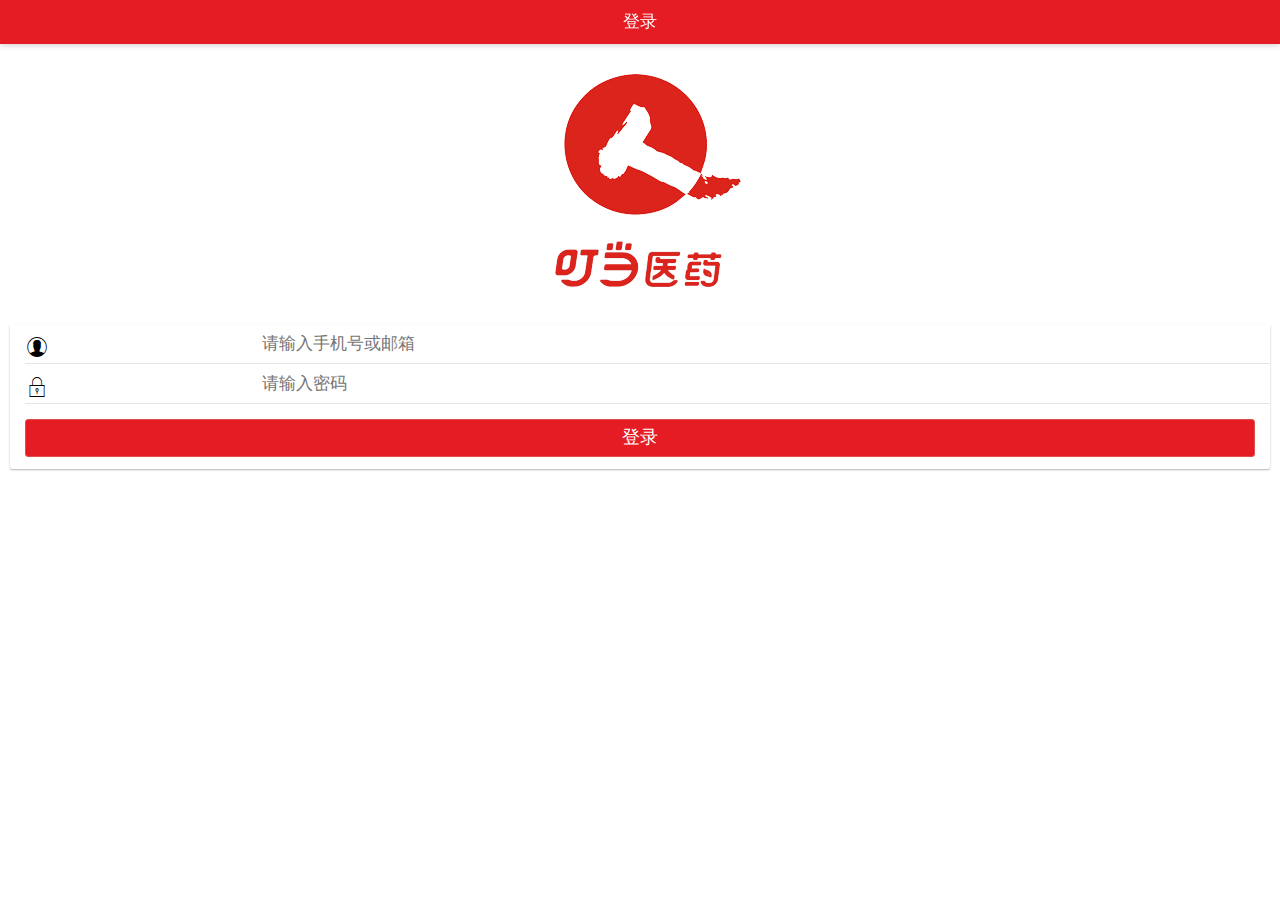
<file: login/login.html>
<!DOCTYPE html>
<html>

	<head>
		<meta charset="utf-8">
		<meta name="viewport" content="width=device-width,initial-scale=1,minimum-scale=1,maximum-scale=1,user-scalable=no" />
		<title>登录</title>
		<link rel="stylesheet" type="text/css" href="../css/mui.css" />
		<link rel="stylesheet" type="text/css" href="../css/index.css" />
		<link rel="stylesheet" href="../css/icons-extra.css" />
		<style type="text/css">
			/*下面两项是重置muicss的输入框label和input之间的宽比率*/
			.mui-input-row label {
				width: 20%;
			}

			.mui-input-row label~input {
				width: 80%;
			}
		</style>
	</head>
	<body>
		<header class="mui-bar mui-bar-nav own-main-background-color" id="header">
			<button type="button" class="mui-action-back mui-btn  mui-btn-link mui-pull-left own-button">
		</button>
			<h1 class="mui-title">登录</h1>
		</header>


		<div class="mui-content">
			<div style="text-align: center;">
					<img src="../images/logo-login.png" alt="图片加载失败.." />
			</div>
			<div class="mui-card" style="margin-top: 20px;">
				<form class="mui-input-group">
					<div class="mui-input-row">
						<label><span class="mui-icon mui-icon-contact"></span></label>
						<input id="userid" type="text" class="mui-input-clear" value="" placeholder="请输入手机号或邮箱" />
					</div>
					<div class="mui-input-row">
						<label><span class="mui-icon mui-icon-locked"></span></label>
						<input id="password" type="password" class="mui-input-clear" value="" placeholder="请输入密码" />
					</div>
					<div class="mui-button-row" style="margin: 10px 15px; border: none;">
		                <button id="loginBtn" type="button" class="mui-btn mui-btn-red own-btn-red mui-btn-block " style="padding: 5px 0px; background: #E51C23;">登录</button>
					</div>
				</form>
			</div>
		</div>
        <script src="../js/vue.js" charset="UTF-8"></script>
		<script src="../js/mui.min.js" charset="UTF-8"></script>
		<script type="text/javascript" charset="UTF-8">
			mui.init();	
			plus.navigator.setStatusBarBackground( "#E51C23" );

			document.getElementById('loginBtn').addEventListener('tap', function(){
				var userid = document.getElementById('userid').value;
                var password = document.getElementById('password').value;
				mui.plusReady(function(){
					plus.storage.getItem('userid',userid);
					var xhr = new XMLHttpRequest();
				// 指定通信过程中状态改变时的回调函数
				xhr.onreadystatechange = function(){
				  // 通信成功时，状态值为4
				  console.log(1);
				  if (xhr.readyState === 4){
				    if (xhr.status === 200){
				    	plus.storage.setItem('regflag',xhr.response.regflag)
				    	console.log(xhr.response.status);
				    	console.log(xhr.response.message);
				    	if(xhr.response.status==1){
				    		mui.openWindow({
				    			url:'../index.html',
				    			id:'index.html'
				    		});
				    	}else{
				    		mui.alert('账号或密码错误，请从新输入！')
				    	}
				    } else {
				    	console.log(111);
				    	 console.error(xhr.status);
				    }
				  }
				};

				xhr.onerror = function (e) {
				  console.error(xhr.statusText);
				};

				// open方式用于指定HTTP动词、请求的网址、是否异步
				xhr.open('POST', 'http://192.168.1.115:8080/ath/login', true);
				// 发送HTTP请求
				xhr.setRequestHeader('Content-Type', 'application/json');
				xhr.responseType="json";

				var data ={
						userid:userid,
						password:password
				};
					var jsonData=JSON.stringify(data);
				xhr.send(jsonData);
				});
			});

		</script>
	</body>
</html>
</file>
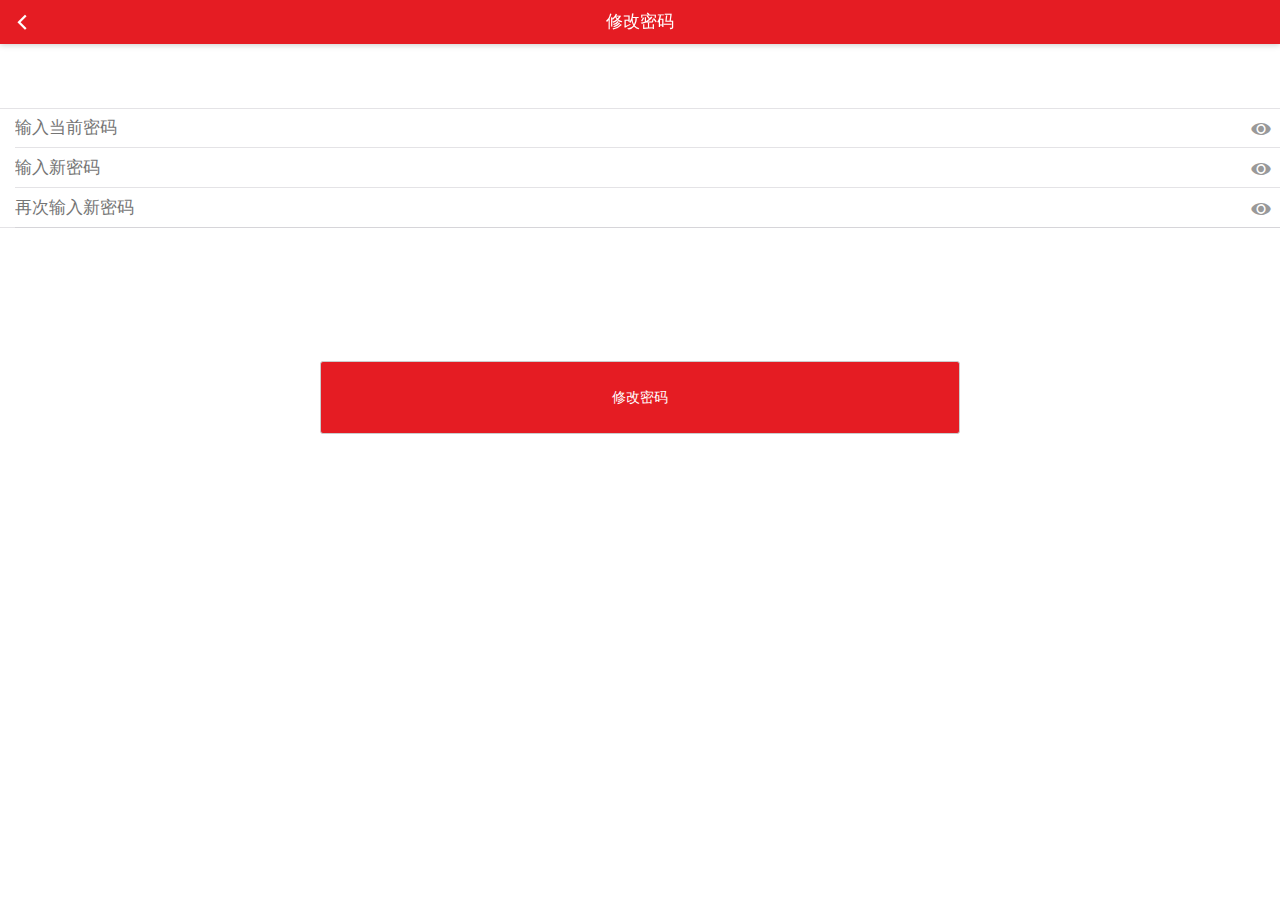
<file: tpl/changepassword.html>
<!doctype html>
<html>
<head>
<meta charset="UTF-8">
<title>修改密码</title>
<meta name="viewport" content="width=device-width,initial-scale=1,minimum-scale=1,maximum-scale=1,user-scalable=no" />
<link href="../css/mui.css" rel="stylesheet" />
<style type="text/css">
	body{
		background-color: #fff;
	}
	button{
		width:50%;
		
	}
	#changebtn {
	margin-top:10%;
    }
    #changebtn button{
    	padding:2%;
    	background: #E51C23;
    	color: #fff;
    }
    #header{
    	background: #E51C23;
    }
    #header a,#header h1{
    	color: #fff;
    }
   
</style>
</head>
<body>
<header class="mui-bar mui-bar-nav" id="header">
	<a class="mui-action-back mui-icon mui-icon-left-nav mui-pull-left"></a>
	<h1 class="mui-title">修改密码</h1>
</header>
<div class="mui-content" style="margin-top:5%; background: #fff;">
    <form class="mui-input-group">
	    <div class="mui-input-row">
	        <input type="password" class="mui-input-password" placeholder="输入当前密码" id="oldpwd">
	    </div>
	    <div class="mui-input-row">
	        <input type="password" class="mui-input-password" placeholder="输入新密码" id="newpwd">
	    </div>
	    <div class="mui-input-row">
	        <input type="password" class="mui-input-password" placeholder="再次输入新密码" id="newpwdagain">
	    </div>
	</form>
	<div class="mui-button-row" id="changebtn">
    	<button id="index" type="button" class="mui-btn" onclick="checkpass();">修改密码</button>     
	</div>
</div>
<script src="../js/mui.js"></script>
<script type="text/javascript">
mui.init();
mui.plusReady(function(){
	document.getElementById('index').addEventListener('tap', function(){
		var psd1 = document.getElementById('newpwd').value;
	    var psd2 = document.getElementById('newpwdagain').value;
	if(psd1!=psd2){
		mui.toast("密码不一致，从新输入！")
		return false;
	}
	return true;
	});
});
</script>
</body>

</html>
</file>
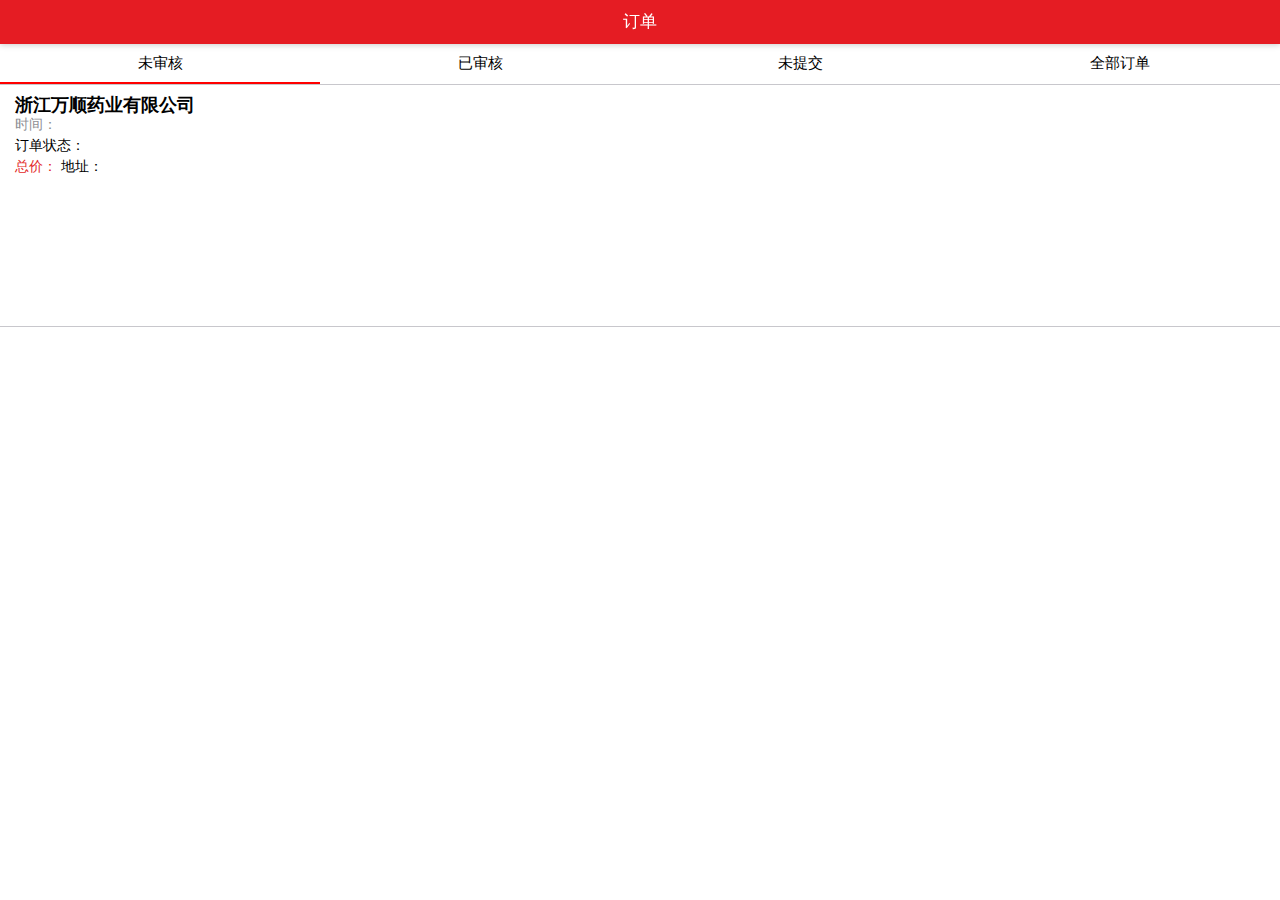
<file: tpl/dingdan.html>
<!doctype html>
<html>

	<head>
		<meta charset="UTF-8">
		<title>订单页面</title>
		<meta name="viewport" content="width=device-width,initial-scale=1,minimum-scale=1,maximum-scale=1,user-scalable=no" />
		<link href="../css/mui.css" rel="stylesheet" />
		<link rel="stylesheet" href="../css/icons-extra.css" />
		<link rel="stylesheet" href="../css/index.css" />
		<style>
			.mui-title{
				color:white;
			}
			.mui-table-view-cell{
				/*height:100px;*/
			}
			.nav-bar-margin{
				margin-top:46px;
			}
			.mui-control-content {
				background-color: white;
				min-height: 215px;
			}
			.mui-control-content .mui-loading {
				margin-top: 50px;
			}
			
		</style>
	</head>
	<body>
		<header class="mui-bar mui-bar-nav" id="header">
		    <h1 class="mui-title">订单</h1>
		</header>
		<!------------------------------------------->
		<div id="app" class="mui-content">
			<div id="slider" class="mui-slider">
				<div id="sliderSegmentedControl" class="mui-slider-indicator mui-segmented-control mui-segmented-control-inverted">
					<a class="mui-control-item" href="#item1mobile">
						未审核
					</a>
					<a class="mui-control-item" href="#item2mobile">
						已审核
					</a>
					<a class="mui-control-item" href="#item3mobile">
						未提交
					</a>
					<a class="mui-control-item" href="#item4mobile">
						全部订单
					</a>
				</div>
				<div id="sliderProgressBar" class="mui-slider-progress-bar mui-col-xs-3"></div>
				<div class="mui-slider-group">
					<div id="item1mobile" class="mui-slider-item mui-control-content mui-active">
						<div id="scroll1" class="mui-scroll-wrapper">
							<div class="mui-scroll">
								<ul class="mui-table-view">
									<li class="mui-table-view-cell">
										<h4>浙江万顺药业有限公司</h4>
										<p>时间：</p>
										<span>订单状态：</span>
										<div class="order-q">
											<p class="order-color">总价：</p>
										    <span class="order-sh">地址：</span>
										</div>
									</li>
								</ul>
							</div>
						</div>
					</div>
					<div id="item2mobile" class="mui-slider-item mui-control-content">
						<div id="scroll2" class="mui-scroll-wrapper">
							<div class="mui-scroll">
								<ul class="mui-table-view">
									<li class="mui-table-view-cell">
										<span>钙尔奇D 碳酸钙D3咀嚼片</span>  <span class="order-color order-sh">已审核</span>
										<p>惠氏制药有限公司</p>
										<span>规格：300mg*30片</span>
										<div class="order-q">
											<p class="order-color">¥16.8</p>
										    <span class="order-sh">x1000</span>
										</div>
									</li>
								</ul>
							</div>
						</div>

					</div>
					<div id="item3mobile" class="mui-slider-item mui-control-content">
						<div id="scroll3" class="mui-scroll-wrapper">
							<div class="mui-scroll">
								<ul class="mui-table-view">
									<li class="mui-table-view-cell">
										<span>钙尔奇D 碳酸钙D3咀嚼片</span>  <span class="order-color order-sh">已审核</span>
										<p>惠氏制药有限公司</p>
										<span>规格：300mg*30片</span>
										<div class="order-q">
											<p class="order-color">¥16.8</p>
										    <span class="order-sh">x1000</span>
										</div>
									</li>
								</ul>
							</div>
						</div>

					</div>
					<div id="item4mobile" class="mui-slider-item mui-control-content">
						<div id="scroll2" class="mui-scroll-wrapper">
							<div class="mui-scroll">
								<ul class="mui-table-view">
									<li class="mui-table-view-cell">
										<span>钙尔奇D 碳酸钙D3咀嚼片</span>  <span class="order-color order-sh">已审核</span>
										<p>惠氏制药有限公司</p>
										<span>规格：300mg*30片</span>
										<div class="order-q">
											<p class="order-color">¥16.8</p>
										    <span class="order-sh">x1000</span>
										</div>
									</li>
								</ul>
							</div>
						</div>

					</div>
				</div>
			</div>
		<!-------------------------------------------------->
		   
		<script src="../js/vue.js" type="text/javascript"></script>
		<script src="../js/mui.js"></script>
		<script type="text/javascript">
			
mui.init({
	pullRefresh : {
    container:".mui-scroll-wrapper",//下拉刷新容器标识，querySelector能定位的css选择器均可，比如：id、.class等
    down : {
      style:'circle',//必选，下拉刷新样式，目前支持原生5+ ‘circle’ 样式
      color:'#2BD009', //可选，默认“#2BD009” 下拉刷新控件颜色
      height:'50px',//可选,默认50px.下拉刷新控件的高度,
      range:'100px', //可选 默认100px,控件可下拉拖拽的范围
      offset:'0px', //可选 默认0px,下拉刷新控件的起始位置
      auto: true,//可选,默认false.首次加载自动上拉刷新一次
      callback :function(){}//必选，刷新函数，根据具体业务来编写，比如通过ajax从服务器获取新数据；
    }
 },
  pullRefresh : {
    container:'.mui-scroll-wrapper',//待刷新区域标识，querySelector能定位的css选择器均可，比如：id、.class等
    up : {
      height:50,//可选.默认50.触发上拉加载拖动距离
      auto:true,//可选,默认false.自动上拉加载一次
      contentrefresh : "正在加载...",//可选，正在加载状态时，上拉加载控件上显示的标题内容
      contentnomore:'没有更多数据了',//可选，请求完毕若没有更多数据时显示的提醒内容；
      callback :function(){}//必选，刷新函数，根据具体业务来编写，比如通过ajax从服务器获取新数据；
    }
  }
});
mui('.mui-scroll-wrapper').scroll({
				scrollY: true, //是否竖向滚动
				 scrollX: false, //是否横向滚动
				 startX: 0, //初始化时滚动至x
				 startY:0, //初始化时滚动至y
				 indicators:false, //是否显示滚动条
				 deceleration:0.0006, //阻尼系数,系数越小滑动越灵敏
				 bounce: true //是否启用回弹
		});

mui(".mui-control-content").each(function(i,element){
        element.style.height = (document.body.scrollHeight - 56) + "px";
    });

		</script>
		
	</body>

</html>
</file>
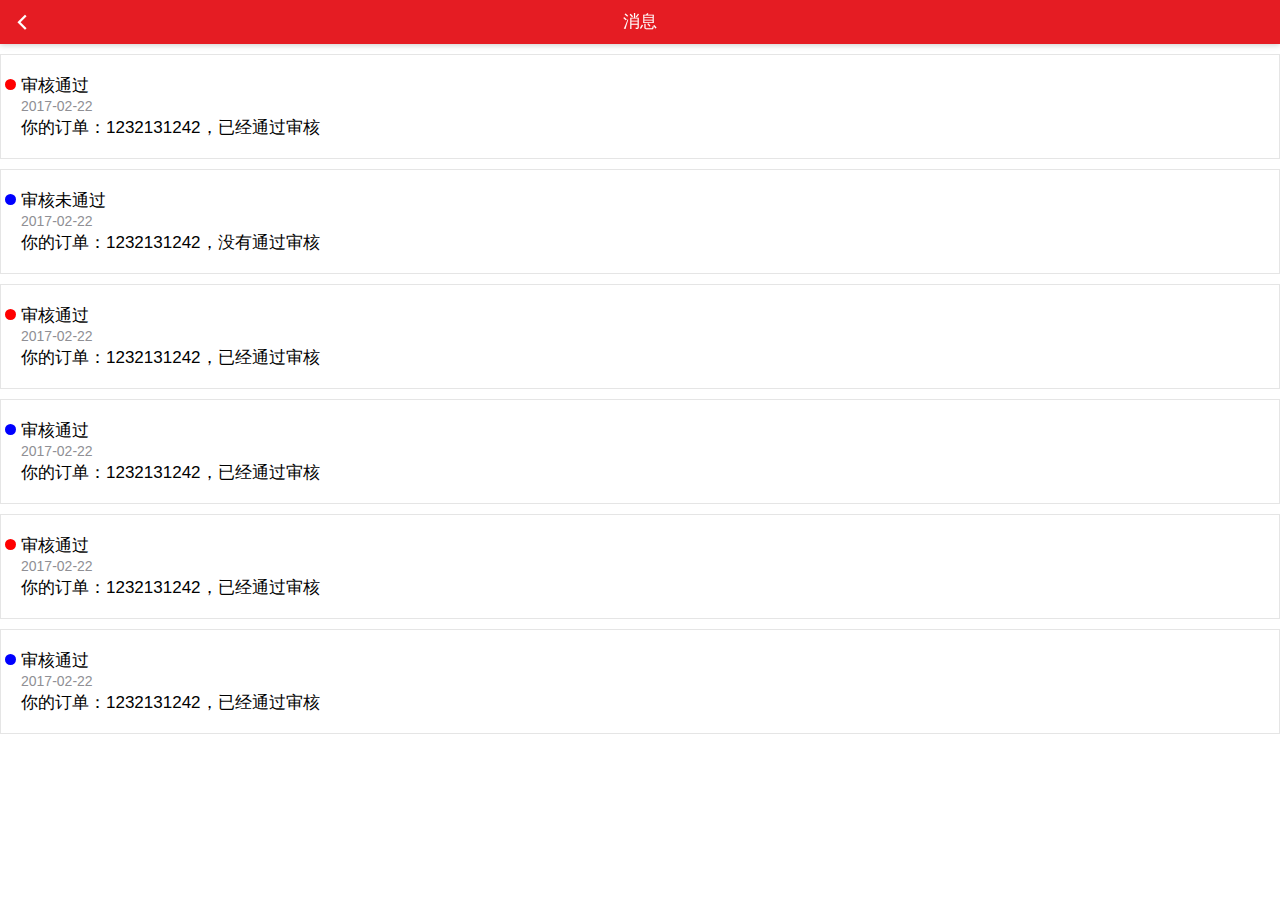
<file: tpl/massage.html>
<!doctype html>
<html>
	<head>
		<meta charset="UTF-8">
		<title></title>
		<meta name="viewport" content="width=device-width,initial-scale=1,minimum-scale=1,maximum-scale=1,user-scalable=no" />
		<link href="../css/mui.css" rel="stylesheet" />
		<link rel="stylesheet" href="../css/icons-extra.css" />
		<link rel="stylesheet" href="../css/index.css" />
	</head>
	<body>
		<!--顶部-->
	    <header class="mui-bar mui-bar-nav" id="header">
			<h1 class="mui-title">消息</h1>
			<a id="home" class="mui-action-back mui-icon mui-icon-left-nav mui-pull-left"></a>
		</header>
		<div class="mui-content" id="offMassage">
			<div>
			     <ul class="mass">
			     	<li>
			     		<i></i>
			     		<span>审核通过</span>
			     		<p>2017-02-22</p>
			     		<span>你的订单：1232131242，已经通过审核</span>
			     	</li>
			     </ul>
			     <ul class="mass-no">
			     	<li>
			     		<i></i>
			     		<span>审核未通过</span>
			     		<p>2017-02-22</p>
			     		<span>你的订单：1232131242，没有通过审核</span>
			     	</li>
			     </ul>
			     <ul class="mass">
			     	<li>
			     		<i></i>
			     		<span>审核通过</span>
			     		<p>2017-02-22</p>
			     		<span>你的订单：1232131242，已经通过审核</span>
			     	</li>
			     </ul>
			     <ul class="mass-no">
			     	<li>
			     		<i></i>
			     		<span>审核通过</span>
			     		<p>2017-02-22</p>
			     		<span>你的订单：1232131242，已经通过审核</span>
			     	</li>
			     </ul>
			     <ul class="mass">
			     	<li>
			     		<i></i>
			     		<span>审核通过</span>
			     		<p>2017-02-22</p>
			     		<span>你的订单：1232131242，已经通过审核</span>
			     	</li>
			     </ul>
			     <ul class="mass-no">
			     	<li>
			     		<i></i>
			     		<span>审核通过</span>
			     		<p>2017-02-22</p>
			     		<span>你的订单：1232131242，已经通过审核</span>
			     	</li>
			     </ul>
			</div>
		</div>
<script src="../js/mui.js"></script>
<script src="../js/vue.js"></script>
<script type="text/javascript">
	mui.init();
</script>
	</body>
</html>
</file>
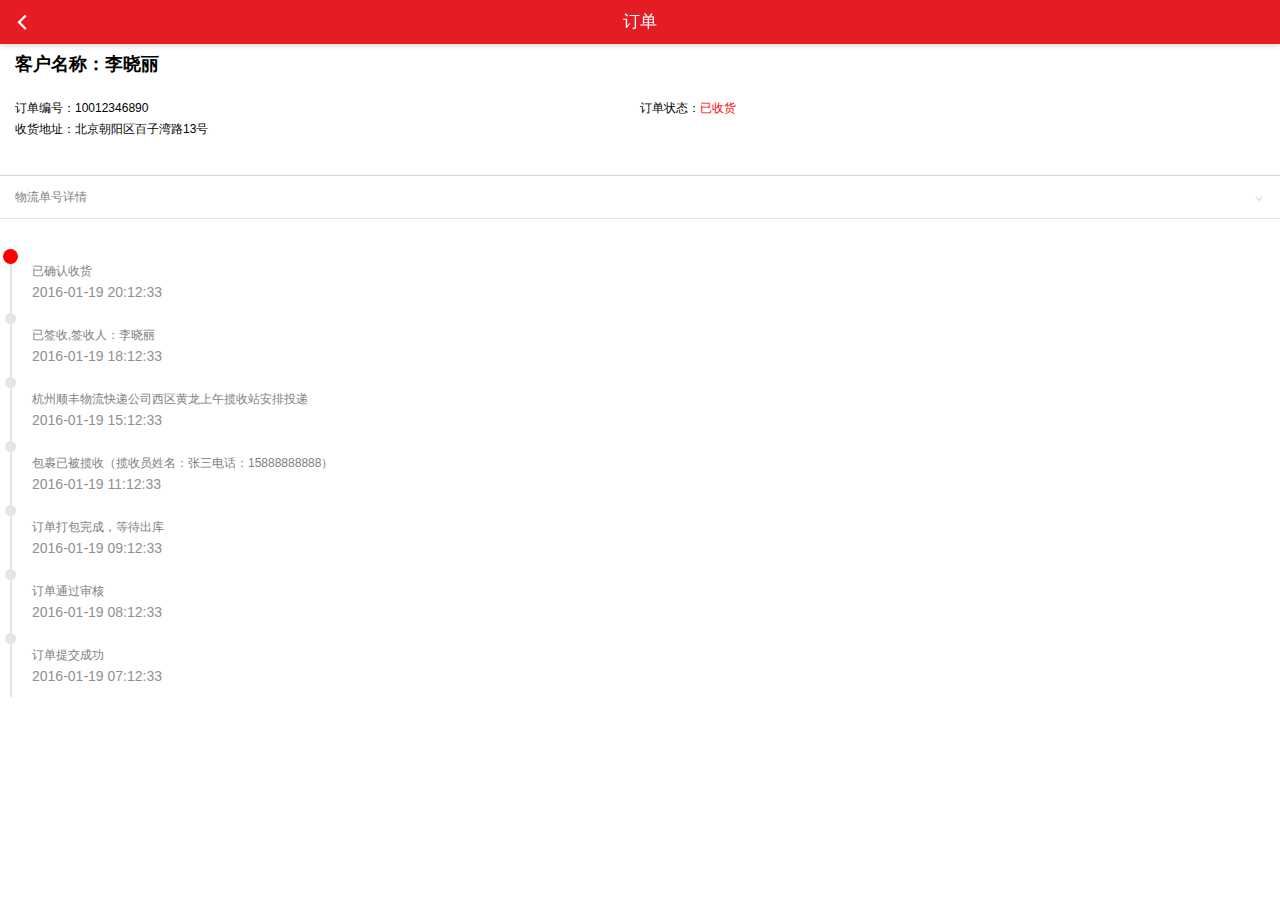
<file: tpl/onorder.html>
<!doctype html>
<html>

<head>
	<meta charset="UTF-8">
	<title></title>
	<meta name="viewport" content="width=device-width,initial-scale=1,minimum-scale=1,maximum-scale=1,user-scalable=no" />
	<link href="../css/mui.css" rel="stylesheet" />
	<link rel="stylesheet" type="text/css" href="../css/icons-extra.css" />
    <link rel="stylesheet" href="../css/index.css" />
</head>

<body >
	<header class="mui-bar mui-bar-nav" id="header">
	    <a class="mui-action-back mui-icon mui-icon-left-nav mui-pull-left"></a>
	    <h1 class="mui-title">订单</h1>
	</header>
	<div class="mui-content" >
	    <div>
			<ul class="mui-table-view" >
				<li class="mui-table-view-cell" >
					<h4 v-text="item.title">客户名称：李晓丽</h4>
					<ul id="porder-shop" class="mui-row" >
						<li class="mui-col-xs-6">订单编号：10012346890</li>
						<li class="mui-col-xs-6">订单状态：<span style="color: red;">已收货</span></li>
						<li class="mui-col-xs-12">收货地址：北京朝阳区百子湾路13号</li>
					</ul>
				</li>
			</ul>
		</div>
		<ul class="mui-table-view" > 
        <li class="mui-table-view-cell mui-collapse" style="border-top:none;">
            <a class="mui-navigate-right" href="#" style="font-size: 12px;color: gray;">物流单号详情</a>
            <div class="mui-collapse-content">
                <p>北京药业：0865736567</p>
                <p>感冒颗粒：0773778276</p>
                <p>叮当医药：0972783774</p>
                
            </div>
        </li>
    </ul>
		<ul id="jindu" >
			<li>
				<i class="active"></i>
				<span style="font-size: 12px; color: gray;">已确认收货</span>
				<p>2016-01-19 20:12:33</p>
			</li>
			<li>
				<i></i>
				<span style="font-size: 12px; color: gray;">已签收,签收人：李晓丽</span>
				<p>2016-01-19 18:12:33</p>
			</li>
			<li>
				<i></i>
				<span style="font-size: 12px; color: gray;">杭州顺丰物流快递公司西区黄龙上午揽收站安排投递</span>
				<p>2016-01-19 15:12:33</p>
			</li>
			<li>
				<i></i>
				<span style="font-size: 12px; color: gray;">包裹已被揽收（揽收员姓名：张三电话：15888888888）</span>
				<p>2016-01-19 11:12:33</p>
			</li>
			<li>
				<i></i>
				<span style="font-size: 12px; color: gray;">订单打包完成，等待出库</span>
				<p>2016-01-19 09:12:33</p>
			</li>
			<li>
				<i></i>
				<span style="font-size: 12px; color: gray;">订单通过审核</span>
				<p>2016-01-19 08:12:33</p>
			</li>
			<li>
				<i></i>
				<span style="font-size: 12px; color: gray;">订单提交成功</span>
				<p>2016-01-19 07:12:33</p>
			</li>
		</ul>
	</div>
	 
	<script src="../js/mui.min.js"></script>
	<script type="text/javascript">
		mui.init()
	</script>
</body>

</html>
</file>
<file: css/index.css>
/*公共样式*/
.title-color{
	font-weight: 900;
	color:#000000;
}
*{ touch-action: none; }

body{
    font:"microsoft yahei",Arial,Helvetica,sans-serif;
    margin:0;
    padding:0;
    background-color: #fff;
}
p,h1,h2,h3,h4,h5,h6,ul,ol,dl,dd{
    margin:0;
    padding:0;
    list-style:none;
}
a{
    color:#000;
    text-decoration:none;
}
a:hover{
    color:#ff0700;
    text-decoration:none;
}
img{
    vertical-align:bottom;
}
*{
    box-sizing:border-box;
}

/*左浮动*/
.lf{float:left;}
/*右浮动*/
.rt{float:right;}
.clear{clear:both;}
/*index  css  样式*/
.mui-content{
	background-color:#fff ;
}
#header{
	background-color: #E51C23;

}
#index-slider{
	margin-top: 44px;
}
#header h1{
	color:#fff;
}
#header a{
	color: #fff;
}

#ct{
	padding-top:2px;
	padding-bottom:2px;
}
#prog li h4{
	margin: 5% 0;
}
#prog>li>span {
	margin-left:5%;
	color: #E51C23;
}
#prog li span {

	color: #E51C23;
}
#prog li p{
	height:10px;
	width:80%;
	margin-bottom: 1%;
	border-radius: 5px;
	background-color: #E6E6E6;
	display: inline-block;
}
.cont{
	border:1px solid #E5E5E5;
	border-top:none;
	border-left:none;
}
.cont ul li a span{
	color: #E51C23;
}
.cont ul li a i{
	margin-top:10px;
	color: #E51C23;
}

.cont ul li a p{
	margin-top:10px;
	color: #E51C23;
}
#index-zt ul li div.title-color{
	margin: 5%;
	text-align: center;
}
#index-zt ul li div.title-color span:first-child{
	color:#000;
	font-size: 1.2rem;
}

#index-tb ul li div.title-color{
	margin: 5%;
	text-align: center;
}
#index-tb ul li div.title-color span:first-child{
	color:#000;
	font-size: 1.2rem;
}
#index-or li{
	margin:5%;
}
#index-or li span{
	float: right;
}
#index-or li p{
	float: left;
}
#index-sq li{
	margin:5%;
}
#index-sq li span{
	float: right;
}
#index-sq li p{
	float: left;
}
#index-order li{
	margin:5%;
}
#index-order li span{
	float: right;
}

.index-title span{
	float:right;
}
#offCanvasSide{
	background: #fff;
}
#offCanvasSide div.title{
	font-size:2rem;
	padding-bottom:5%;
}
#offCanvasSide div{
	color:#000;	
}
#offCanvasSide ul{
	background: #fff;
	color: #000;
}

/*massage 的css 样式*/
.mass{
	margin-top:10px;
	position: relative;
}
.mass li{
	border:1px solid #E5E5E5;
	padding:20px;
}
.mass i{
	position: absolute;
	top:25px;
	left:5px;
	width:11px;
	height:11px;
	border-radius: 50%;
	background: red;
}
.mass-no{
	margin-top:10px;
	position: relative;
}
.mass-no li{
	border:1px solid #E5E5E5;
	padding:20px;
}
.mass-no i{
	position: absolute;
	top:25px;
	left:5px;
	width:11px;
	height:11px;
	border-radius: 50%;
	background: blue;
}
#mass-pass{
	border-top:8px solid #1CB046;
	border-radius:5px;
}
#mass-no{
	border-top:8px solid #E32929;
	border-radius:5px;
}
/*order 的 css样式*/


#slider div a.mui-active{
	color:#E32929;
	border-bottom: 2px silid #E32929;
	border:none;
}
.order-color{
	color:#E32929;
	display: inline-block;
}
/*.order-sh{
	float: right;
}
.order-q{
	margin-top:2%;
	
}
.order-q div{
	margin-left:30%;
}
.order-q button{
	float: right;
	width:20%;
}
.order-q div.mui-number{
	margin-left: 3%;
}*/
.xiadan_btn{
	color: #fff;
	background: #E51C23;
	width:20%;
	margin-left: 15px;
}
#sliderProgressBar{
    background-color: red;
}

/*order_review 的 css 样式*/
.mui-input-row{
	background-color: #fff;
}
.review-cont{
	margin-top: 5%;
}
/*porder 的 css样式*/
#header input {
	background-color: #FCE8E9;
	border-radius: 15px;
}
#porder-shop{
	margin:2% auto;
}
#porder-shop li {
	font-size: 0.75rem;
}
.porder-cont{
	margin-top:35px;
}
#porder-btn{
	position:fixed;
	bottom:0;
	left:5;
}
.porder-btn{
	color: #fff;
	background: #E51C23;
	border: 1px solid #E51C23;

}
/*logo 的 css样式*/
.logo{
	width:5%;
	height:5%;
	display:table-cell;
	vertical-align:middle;
}
.logo img{
	width:100%;

}

/*onorder 的css样式*/
#jindu{
	margin-top:30px;
}
#jindu li{
	position: relative;
	margin-left:10px;
	padding:10px 20px;
	border-left:2px solid #E5E5E5;
}
#jindu i.active{
	position:absolute;
	left:-9px;
	top:0;
	width:15px;
	height:15px;
	background: red;
	border-radius: 50%;
}
#jindu i{
	position:absolute;
	left:-7px;
	top:0;
	width:11px;
	height:11px;
	background: #E5E5E5;
	border-radius: 50%;
}
#jindu span{
	font-size:0.85rem;
}
</file>
<file: css/icons-extra.css>
@font-face {
    font-family: MuiiconSpread;
    font-weight: normal;
    font-style: normal;
    src:  url('../fonts/mui-icons-extra.ttf') format('truetype'); /* iOS 4.1- */
}
.mui-icon-extra
{
    font-family: MuiiconSpread;
    font-size: 24px;
    font-weight: normal;
    font-style: normal;
    line-height: 1;
    display: inline-block;
    text-decoration: none;
    -webkit-font-smoothing: antialiased;
}
.mui-icon-extra-cold:before { content: "\e500"; }
.mui-icon-extra-share:before { content: "\e200"; }
.mui-icon-extra-class:before { content: "\e118"; }
.mui-icon-extra-custom:before { content: "\e117"; }
.mui-icon-extra-new:before { content: "\e103"; }
.mui-icon-extra-card:before { content: "\e104"; }
.mui-icon-extra-grech:before { content: "\e105"; }
.mui-icon-extra-trend:before { content: "\e106"; }
.mui-icon-extra-filter:before { content: "\e207"; }
.mui-icon-extra-holiday:before { content: "\e300"; }
.mui-icon-extra-cart:before { content: "\e107"; }
.mui-icon-extra-heart:before { content: "\e180"; }
.mui-icon-extra-computer:before { content: "\e600"; }
.mui-icon-extra-express:before { content: "\e108"; }
.mui-icon-extra-gift:before { content: "\e109"; }
.mui-icon-extra-gold:before { content: "\e102"; }
.mui-icon-extra-lamp:before { content: "\e601"; }
.mui-icon-extra-rank:before { content: "\e110"; }
.mui-icon-extra-notice:before { content: "\e111"; }
.mui-icon-extra-sweep:before { content: "\e202"; }
.mui-icon-extra-arrowleftcricle:before { content: "\e401"; }
.mui-icon-extra-dictionary:before { content: "\e602"; }
.mui-icon-extra-heart-filled:before { content: "\e119"; }
.mui-icon-extra-xiaoshuo:before { content: "\e607"; }
.mui-icon-extra-top:before { content: "\e403"; }
.mui-icon-extra-people:before { content: "\e203"; }
.mui-icon-extra-topic:before { content: "\e603"; }
.mui-icon-extra-hotel:before { content: "\e301"; }
.mui-icon-extra-like:before { content: "\e206"; }
.mui-icon-extra-regist:before { content: "\e201"; }
.mui-icon-extra-order:before { content: "\e113"; }
.mui-icon-extra-alipay:before { content: "\e114"; }
.mui-icon-extra-find:before { content: "\e400"; }
.mui-icon-extra-arrowrightcricle:before { content: "\e402"; }
.mui-icon-extra-calendar:before { content: "\e115"; }
.mui-icon-extra-prech:before { content: "\e116"; }
.mui-icon-extra-cate:before { content: "\e501"; }
.mui-icon-extra-comment:before { content: "\e209"; }
.mui-icon-extra-at:before { content: "\e208"; }
.mui-icon-extra-addpeople:before { content: "\e204"; }
.mui-icon-extra-peoples:before { content: "\e205"; }
.mui-icon-extra-calc:before { content: "\e101"; }
.mui-icon-extra-classroom:before { content: "\e604"; }
.mui-icon-extra-phone:before { content: "\e404"; }
.mui-icon-extra-university:before { content: "\e605"; }
.mui-icon-extra-outline:before { content: "\e606"; }
</file>
